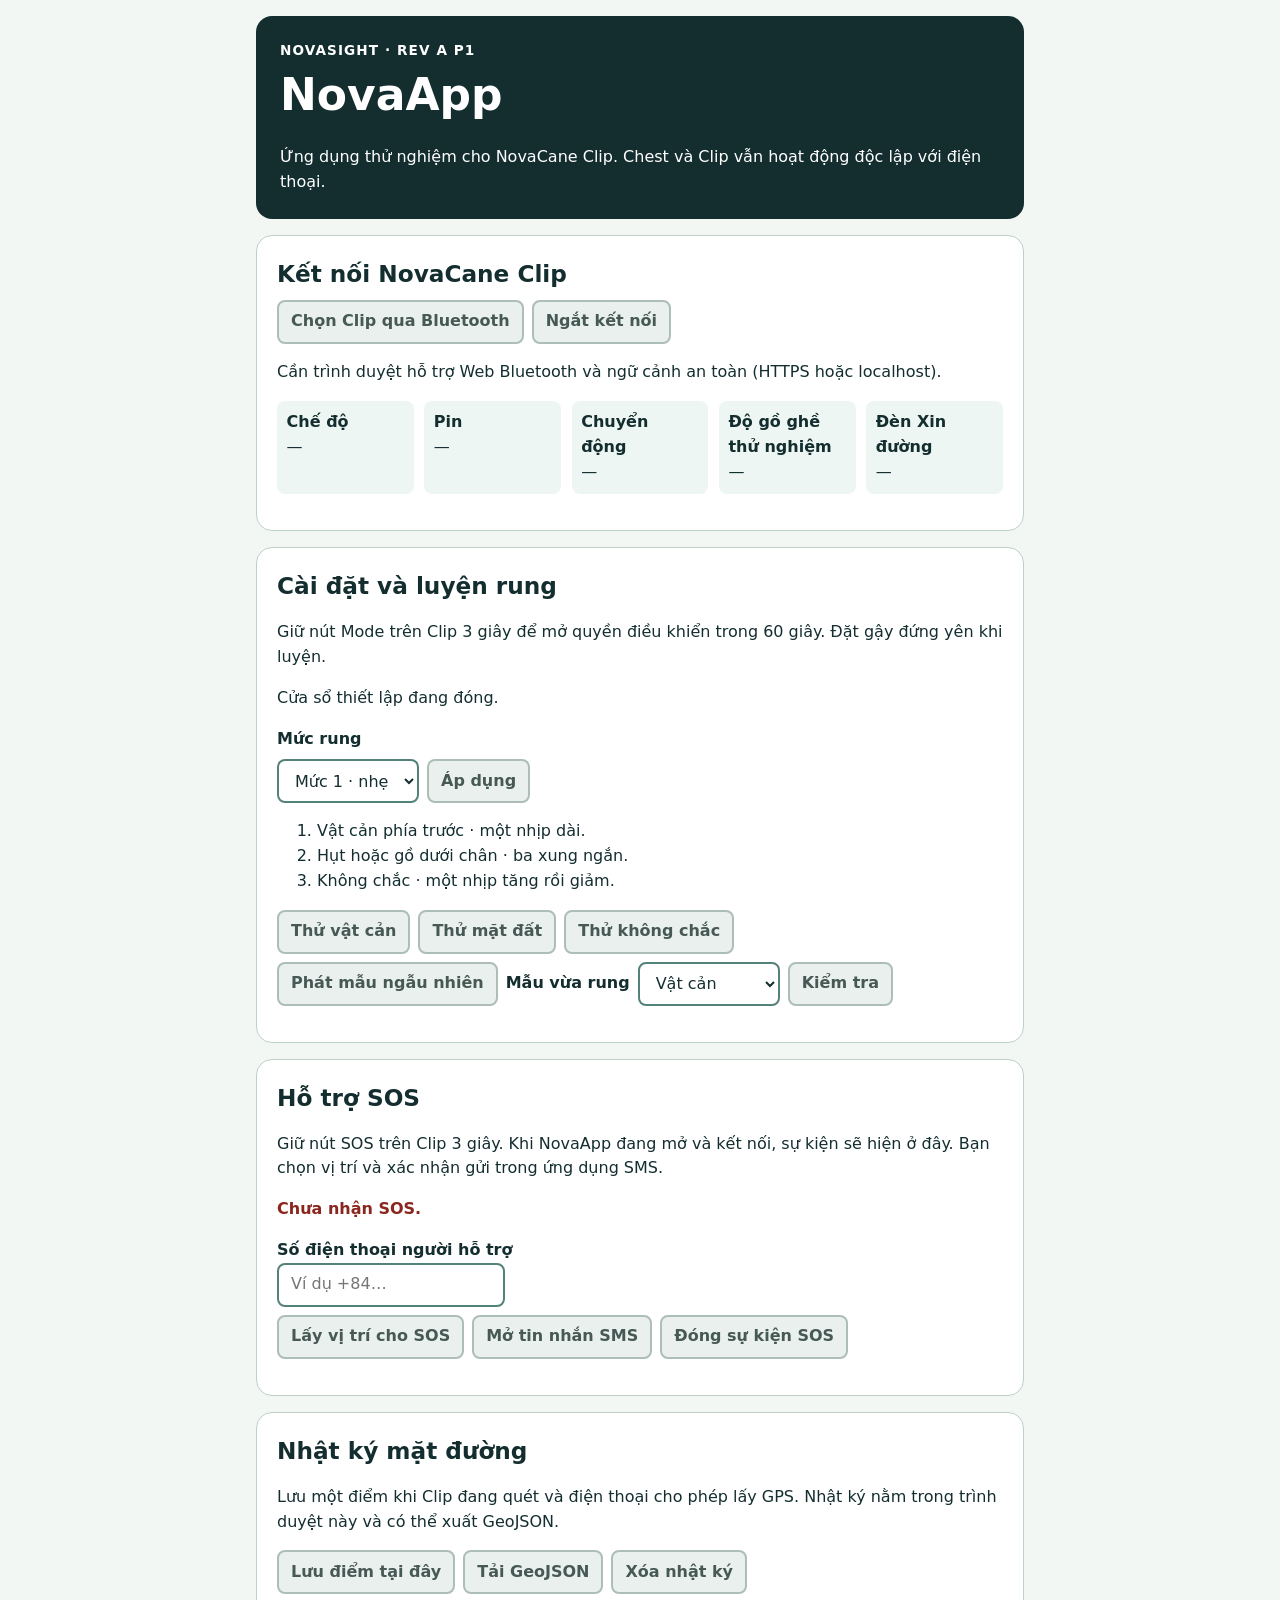
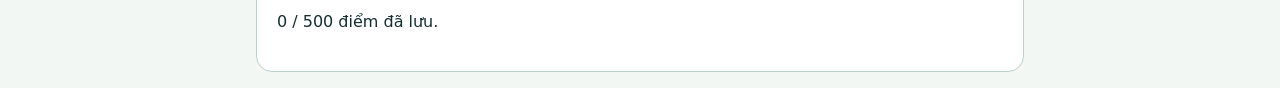
<file: novaapp/index.html>
<!doctype html>
<html lang="vi">
<head>
  <meta charset="utf-8">
  <meta name="viewport" content="width=device-width, initial-scale=1">
  <meta name="theme-color" content="#142e30">
  <title>NovaApp · NovaSight P1</title>
  <link rel="stylesheet" href="style.css">
  <script type="module" src="app.mjs"></script>
</head>
<body>
  <main>
    <header>
      <p class="tag">NOVASIGHT · REV A P1</p>
      <h1>NovaApp</h1>
      <p>Ứng dụng thử nghiệm cho NovaCane Clip. Chest và Clip vẫn hoạt động độc lập với điện thoại.</p>
    </header>

    <section aria-labelledby="clip-title">
      <h2 id="clip-title">Kết nối NovaCane Clip</h2>
      <div class="controls">
        <button id="connect">Chọn Clip qua Bluetooth</button>
        <button id="disconnect" class="secondary" disabled>Ngắt kết nối</button>
      </div>
      <p id="connection" role="status">Chưa kết nối.</p>
      <dl>
        <div><dt>Chế độ</dt><dd id="mode">—</dd></div>
        <div><dt>Pin</dt><dd id="battery">—</dd></div>
        <div><dt>Chuyển động</dt><dd id="movement">—</dd></div>
        <div><dt>Độ gồ ghề thử nghiệm</dt><dd id="roughness">—</dd></div>
        <div><dt>Đèn Xin đường</dt><dd id="beacon">—</dd></div>
      </dl>
    </section>

    <section aria-labelledby="training-title">
      <h2 id="training-title">Cài đặt và luyện rung</h2>
      <p>Giữ nút Mode trên Clip 3 giây để mở quyền điều khiển trong 60 giây. Đặt gậy đứng yên khi luyện.</p>
      <p id="setup-status" role="status">Cửa sổ thiết lập đang đóng.</p>
      <label for="level">Mức rung</label>
      <div class="controls">
        <select id="level">
          <option value="1">Mức 1 · nhẹ</option>
          <option value="2">Mức 2 · vừa</option>
          <option value="3">Mức 3 · cao</option>
        </select>
        <button id="save-level" disabled>Áp dụng</button>
      </div>
      <ol>
        <li>Vật cản phía trước · một nhịp dài.</li>
        <li>Hụt hoặc gồ dưới chân · ba xung ngắn.</li>
        <li>Không chắc · một nhịp tăng rồi giảm.</li>
      </ol>
      <div class="controls">
        <button data-pattern="1" class="secondary" disabled>Thử vật cản</button>
        <button data-pattern="2" class="secondary" disabled>Thử mặt đất</button>
        <button data-pattern="3" class="secondary" disabled>Thử không chắc</button>
      </div>
      <div class="controls">
        <button id="quiz-start" disabled>Phát mẫu ngẫu nhiên</button>
        <label for="answer">Mẫu vừa rung</label>
        <select id="answer">
          <option value="1">Vật cản</option>
          <option value="2">Mặt đất</option>
          <option value="3">Không chắc</option>
        </select>
        <button id="quiz-check" class="secondary" disabled>Kiểm tra</button>
      </div>
      <p id="training-status" role="status"></p>
    </section>

    <section aria-labelledby="sos-title">
      <h2 id="sos-title">Hỗ trợ SOS</h2>
      <p>Giữ nút SOS trên Clip 3 giây. Khi NovaApp đang mở và kết nối, sự kiện sẽ hiện ở đây. Bạn chọn vị trí và xác nhận gửi trong ứng dụng SMS.</p>
      <p id="sos-status" role="alert">Chưa nhận SOS.</p>
      <label for="phone">Số điện thoại người hỗ trợ</label>
      <input id="phone" type="tel" inputmode="tel" placeholder="Ví dụ +84…" maxlength="20" autocomplete="off">
      <div class="controls">
        <button id="sos-location" class="secondary" disabled>Lấy vị trí cho SOS</button>
        <button id="sos-compose" disabled>Mở tin nhắn SMS</button>
        <button id="sos-dismiss" class="secondary" disabled>Đóng sự kiện SOS</button>
      </div>
      <p id="sos-location-status" role="status"></p>
    </section>

    <section aria-labelledby="track-title">
      <h2 id="track-title">Nhật ký mặt đường</h2>
      <p>Lưu một điểm khi Clip đang quét và điện thoại cho phép lấy GPS. Nhật ký nằm trong trình duyệt này và có thể xuất GeoJSON.</p>
      <div class="controls">
        <button id="record" disabled>Lưu điểm tại đây</button>
        <button id="export" class="secondary" disabled>Tải GeoJSON</button>
        <button id="clear" class="secondary" disabled>Xóa nhật ký</button>
      </div>
      <p id="track-status" role="status"></p>
      <p id="point-count"></p>
      <ol id="points" aria-label="Các điểm gần nhất"></ol>
    </section>
  </main>
</body>
</html>
</file>
<file: novaapp/style.css>
:root {
  color-scheme: light;
  font-family: system-ui, sans-serif;
  color: #142e30;
  background: #f2f7f4;
  line-height: 1.55;
}

body { margin: 0; }
main { max-width: 48rem; margin: auto; padding: 1rem; }
header { background: #142e30; color: white; border-radius: 1rem; padding: 1.5rem; }
h1 { font-size: 2.75rem; margin: 0; }
h2 { margin: 0 0 .5rem; font-size: 1.45rem; }
header p:last-child { margin-bottom: 0; }
.tag { font-size: .85rem; font-weight: 700; letter-spacing: .08em; margin: 0; }
section { margin-top: 1rem; background: #fff; padding: 1.25rem; border: 1px solid #bed1c8; border-radius: 1rem; }
.controls { display: flex; gap: .5rem; flex-wrap: wrap; align-items: center; margin: .5rem 0; }
button, select, input { font: inherit; min-height: 2.75rem; border-radius: .5rem; box-sizing: border-box; padding: .45rem .75rem; }
button { background: #0a5851; border: 2px solid #0a5851; color: white; cursor: pointer; font-weight: 650; }
.secondary, select, input { color: #142e30; background: white; border: 2px solid #53827b; }
button:disabled { color: #475955; border-color: #acbeb5; background: #eaf0ed; cursor: default; }
:focus-visible { outline: 3px solid #99440b; outline-offset: 3px; }
label, dt { font-weight: 650; }
input { display: block; max-width: 100%; }
dd { margin: 0; }
dl { display: grid; grid-template-columns: repeat(auto-fit, minmax(8rem, 1fr)); gap: .65rem; }
dl div { background: #edf6f2; border-radius: .5rem; padding: .6rem; }
#sos-status { color: #8a261d; font-weight: 700; }
</file>
